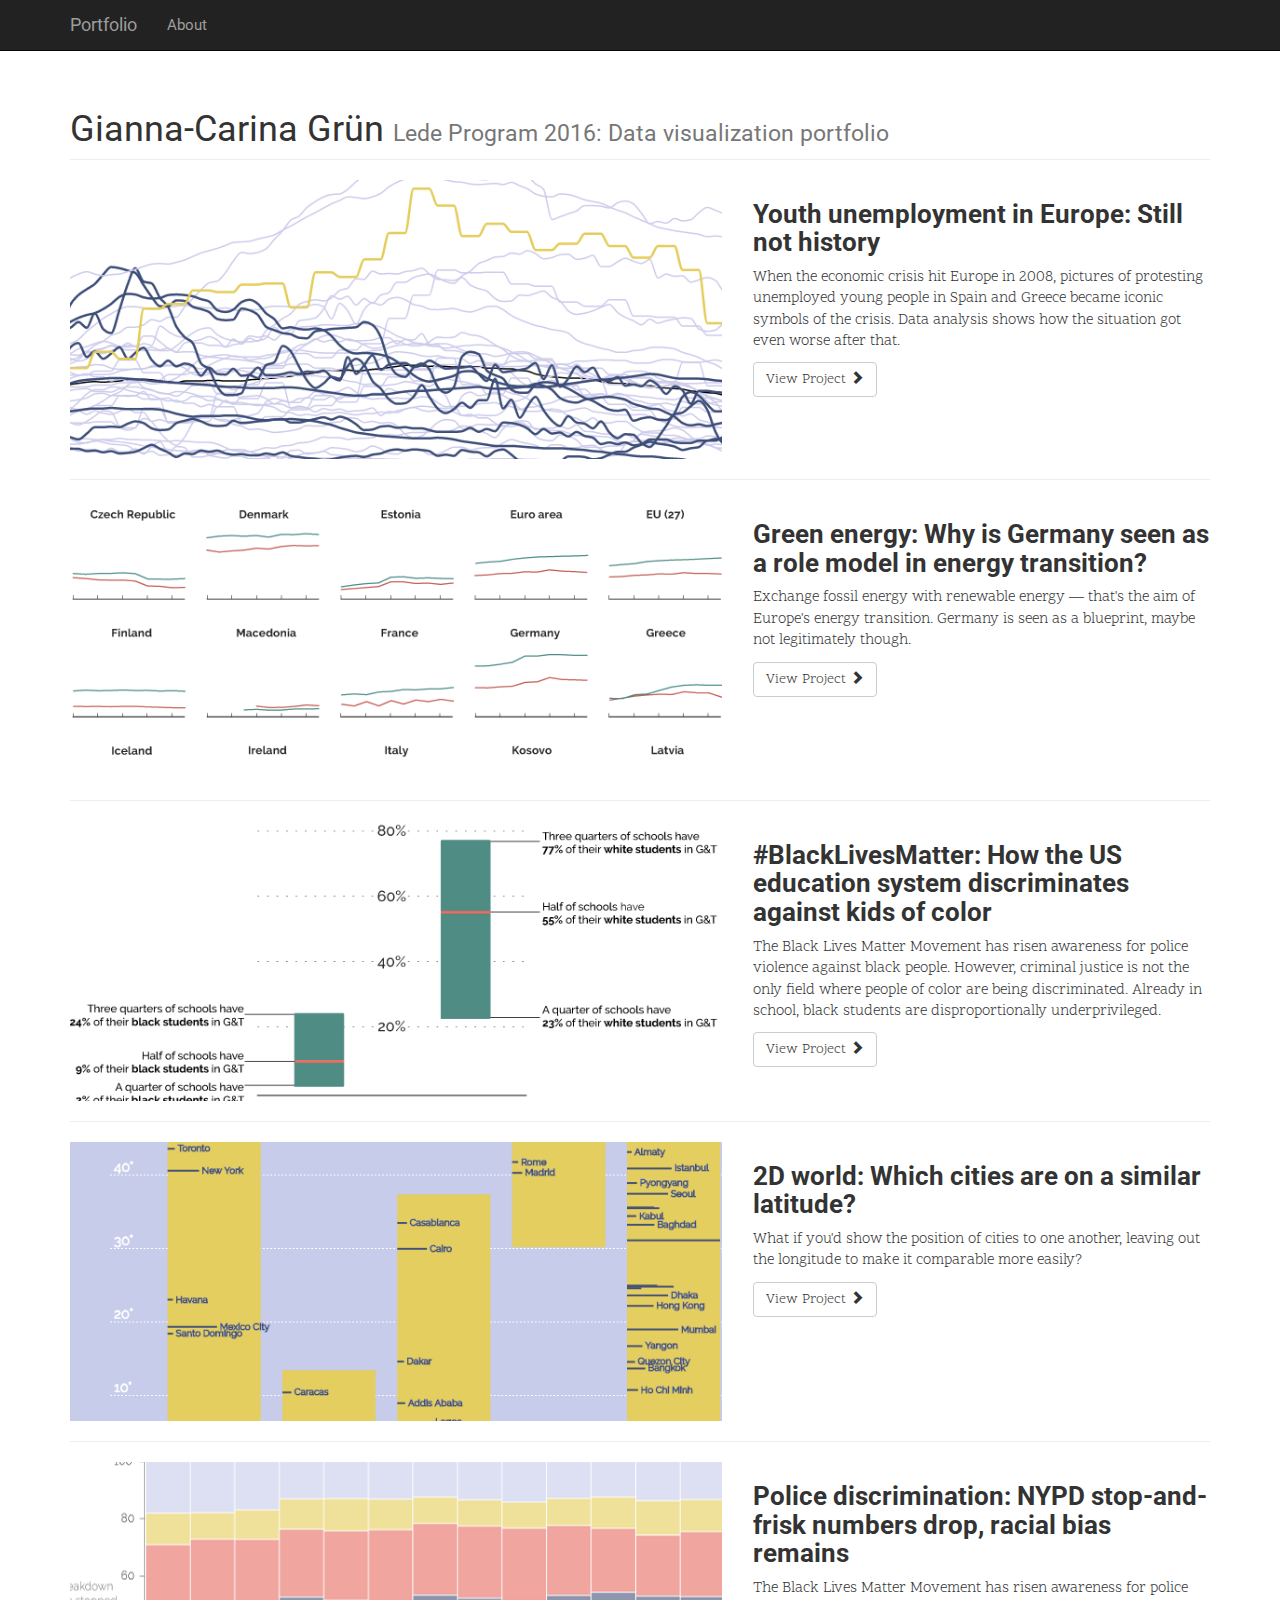
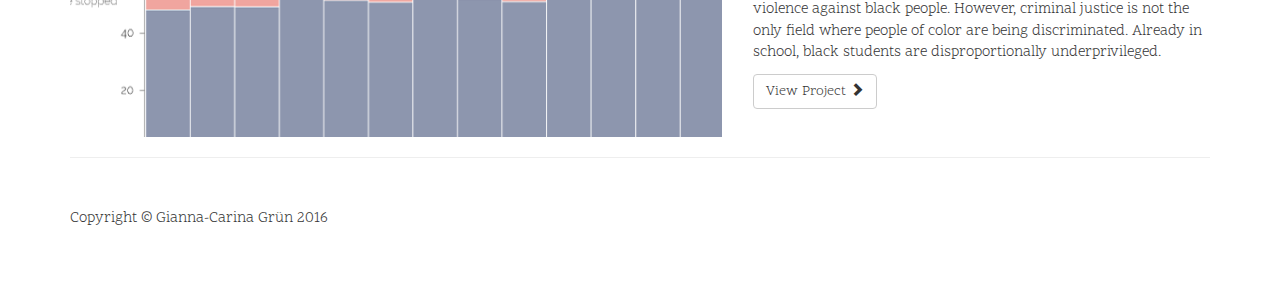
<file: index.html>
<!DOCTYPE html>
<html lang="en">

<head>

    <meta charset="utf-8">
    <meta http-equiv="X-UA-Compatible" content="IE=edge">
    <meta name="viewport" content="width=device-width, initial-scale=1">
    <meta name="description" content="">
    <meta name="author" content="">

    <title>Gianna-Carina Gruen: Lede Program 2016: Data visualization portfolio</title>

    <!-- Bootstrap Core CSS -->
    <link href="css/bootstrap.css" rel="stylesheet">

    <!-- Custom CSS -->
    <link href="css/1-col-portfolio.css" rel="stylesheet">

    <!-- HTML5 Shim and Respond.js IE8 support of HTML5 elements and media queries -->
    <!-- default: Respond.js doesn't work if you view the page via file:// -->
    <!--[if lt IE 9]>
        <script src="https://oss.maxcdn.com/libs/html5shiv/3.7.0/html5shiv.js"></script>
        <script src="https://oss.maxcdn.com/libs/respond.js/1.4.2/respond.min.js"></script>
    <![endif]-->

    <!-- Google Fonts -->
    <link href="https://fonts.googleapis.com/css?family=Roboto:400,500,700|Scope+One&amp;subset=latin-ext" rel="stylesheet">

</head>

<body>

    <!-- Navigation -->
    <nav class="navbar navbar-inverse navbar-fixed-top" role="navigation">
        <div class="container">
            <!-- Brand and toggle get grouped for better mobile display -->
            <div class="navbar-header">
                <button type="button" class="navbar-toggle" data-toggle="collapse" data-target="#bs-example-navbar-collapse-1">
                    <span class="sr-only">Toggle navigation</span>
                    <span class="icon-bar"></span>
                    <span class="icon-bar"></span>
                    <span class="icon-bar"></span>
                </button>
                <a class="navbar-brand" href="#">Portfolio</a>
            </div>
            <!-- Collect the nav links, forms, and other content for toggling -->
            <div class="collapse navbar-collapse" id="bs-example-navbar-collapse-1">
                <ul class="nav navbar-nav">
                    <li>
                        <a href="meta/about.html">About</a>
                    </li>
                </ul>
            </div>
            <!-- /.navbar-collapse -->
        </div>
        <!-- /.container -->
    </nav>

    <!-- Page Content -->
    <div class="container">

        <!-- Page Heading -->
        <div class="row">
            <div class="col-lg-12">
                <h1 class="page-header">Gianna-Carina Grün
                    <small> Lede Program 2016: Data visualization portfolio</small>
                </h1>
            </div>
        </div>
        <!-- /.row -->

                <!-- New Project -->
        <div class="row">
            <div class="col-md-7">
                <a href="project05_Youth_unemployment">
                    <img class="img-responsive" src="project05_Youth_unemployment/preview_05_700_300c.png" alt="">
                </a>
            </div>
            <div class="col-md-5">
                <h3>Youth unemployment in Europe: Still not history</h3>
                <p>When the economic crisis hit Europe in 2008, pictures of protesting unemployed young people in Spain and Greece became iconic symbols of the crisis. Data analysis shows how the situation got even worse after that.</p>
                <a class="btn btn-default" href="project05_Youth_unemployment">View Project <span class="glyphicon glyphicon-chevron-right"></span></a>
            </div>
        </div>
        <!-- /.row -->

        <hr>
        
        <!-- Project One -->
        <div class="row">
            <div class="col-md-7">
                <a href="project02_energy_transition">
                    <img class="img-responsive" src="project02_energy_transition/preview_02_700_300b.png" alt="">
                </a>
            </div>
            <div class="col-md-5">
                <h3>Green energy: Why is Germany seen as a role model in energy transition?</h3>
                <p>Exchange fossil energy with renewable energy — that's the aim of Europe's energy transition. Germany is seen as a blueprint, maybe not legitimately though.</p>
                <a class="btn btn-default" href="project02_energy_transition">View Project <span class="glyphicon glyphicon-chevron-right"></span></a>
            </div>
        </div>
        <!-- /.row -->

        <hr>

        <!-- Project Two -->
        <div class="row">
            <div class="col-md-7">
                <a href="project03_BLM">
                    <img class="img-responsive" src="project03_BLM/preview_03_700_300.png" alt="">
                </a>
            </div>
            <div class="col-md-5">
                <h3>#BlackLivesMatter: How the US education system discriminates against kids of color</h3>
                <p>The Black Lives Matter Movement has risen awareness for police violence against black people. However, criminal justice is not the only field where people of color are being discriminated. Already in school, black students are disproportionally underprivileged.</p>
                <a class="btn btn-default" href="project03_BLM">View Project <span class="glyphicon glyphicon-chevron-right"></span></a>
            </div>
        </div>
        <!-- /.row -->

        <hr>

        <!-- Project Three -->
        <div class="row">
            <div class="col-md-7">
                <a href="project04_2Dworld">
                    <img class="img-responsive" src="project04_2Dworld/preview_700_300.png" alt="">
                </a>
            </div>
            <div class="col-md-5">
                <h3>2D world: Which cities are on a similar latitude?</h3>
                <p>What if you'd show the position of cities to one another, leaving out the longitude to make it comparable more easily?</p>
                <a class="btn btn-default" href="project04_2Dworld">View Project <span class="glyphicon glyphicon-chevron-right"></span></a>
            </div>
        </div>
        <!-- /.row -->
        <hr>

        <!-- Project Four -->
        <div class="row">

            <div class="col-md-7">
                <a href="project01_NYPD">
                    <img class="img-responsive" src="project01_NYPD/preview_01_700_300a.png" alt="">
                </a>
            </div>
            <div class="col-md-5">
                <h3>Police discrimination: NYPD stop-and-frisk numbers drop, racial bias remains</h3>
                <p>The Black Lives Matter Movement has risen awareness for police violence against black people. However, criminal justice is not the only field where people of color are being discriminated. Already in school, black students are disproportionally underprivileged.</p>
                <a class="btn btn-default" href="project01_NYPD">View Project <span class="glyphicon glyphicon-chevron-right"></span></a>
            </div>
        </div>
        <!-- /.row -->


        <!-- Pagination -->
        <!-- <div class="row text-center">
            <div class="col-lg-12">
                <ul class="pagination">
                    <li>
                        <a href="#">&laquo;</a>
                    </li>
                    <li class="active">
                        <a href="#">1</a>
                    </li>
                    <li>
                        <a href="#">2</a>
                    </li>
                    <li>
                        <a href="#">3</a>
                    </li>
                    <li>
                        <a href="#">4</a>
                    </li>
                    <li>
                        <a href="#">5</a>
                    </li>
                    <li>
                        <a href="#">&raquo;</a>
                    </li>
                </ul>
            </div>
        </div> -->
        <!-- /.row -->

        <hr>

        <!-- Footer -->
        <footer>
            <div class="row">
                <div class="col-lg-12">
                    <p>Copyright &copy; Gianna-Carina Grün 2016</p>
                </div>
            </div>
            <!-- /.row -->
        </footer>

    </div>
    <!-- /.container -->

    <!-- jQuery -->
    <script src="js/jquery.js"></script>

    <!-- Bootstrap Core JavaScript -->
    <script src="js/bootstrap.min.js"></script>

</body>

</html>
</file>
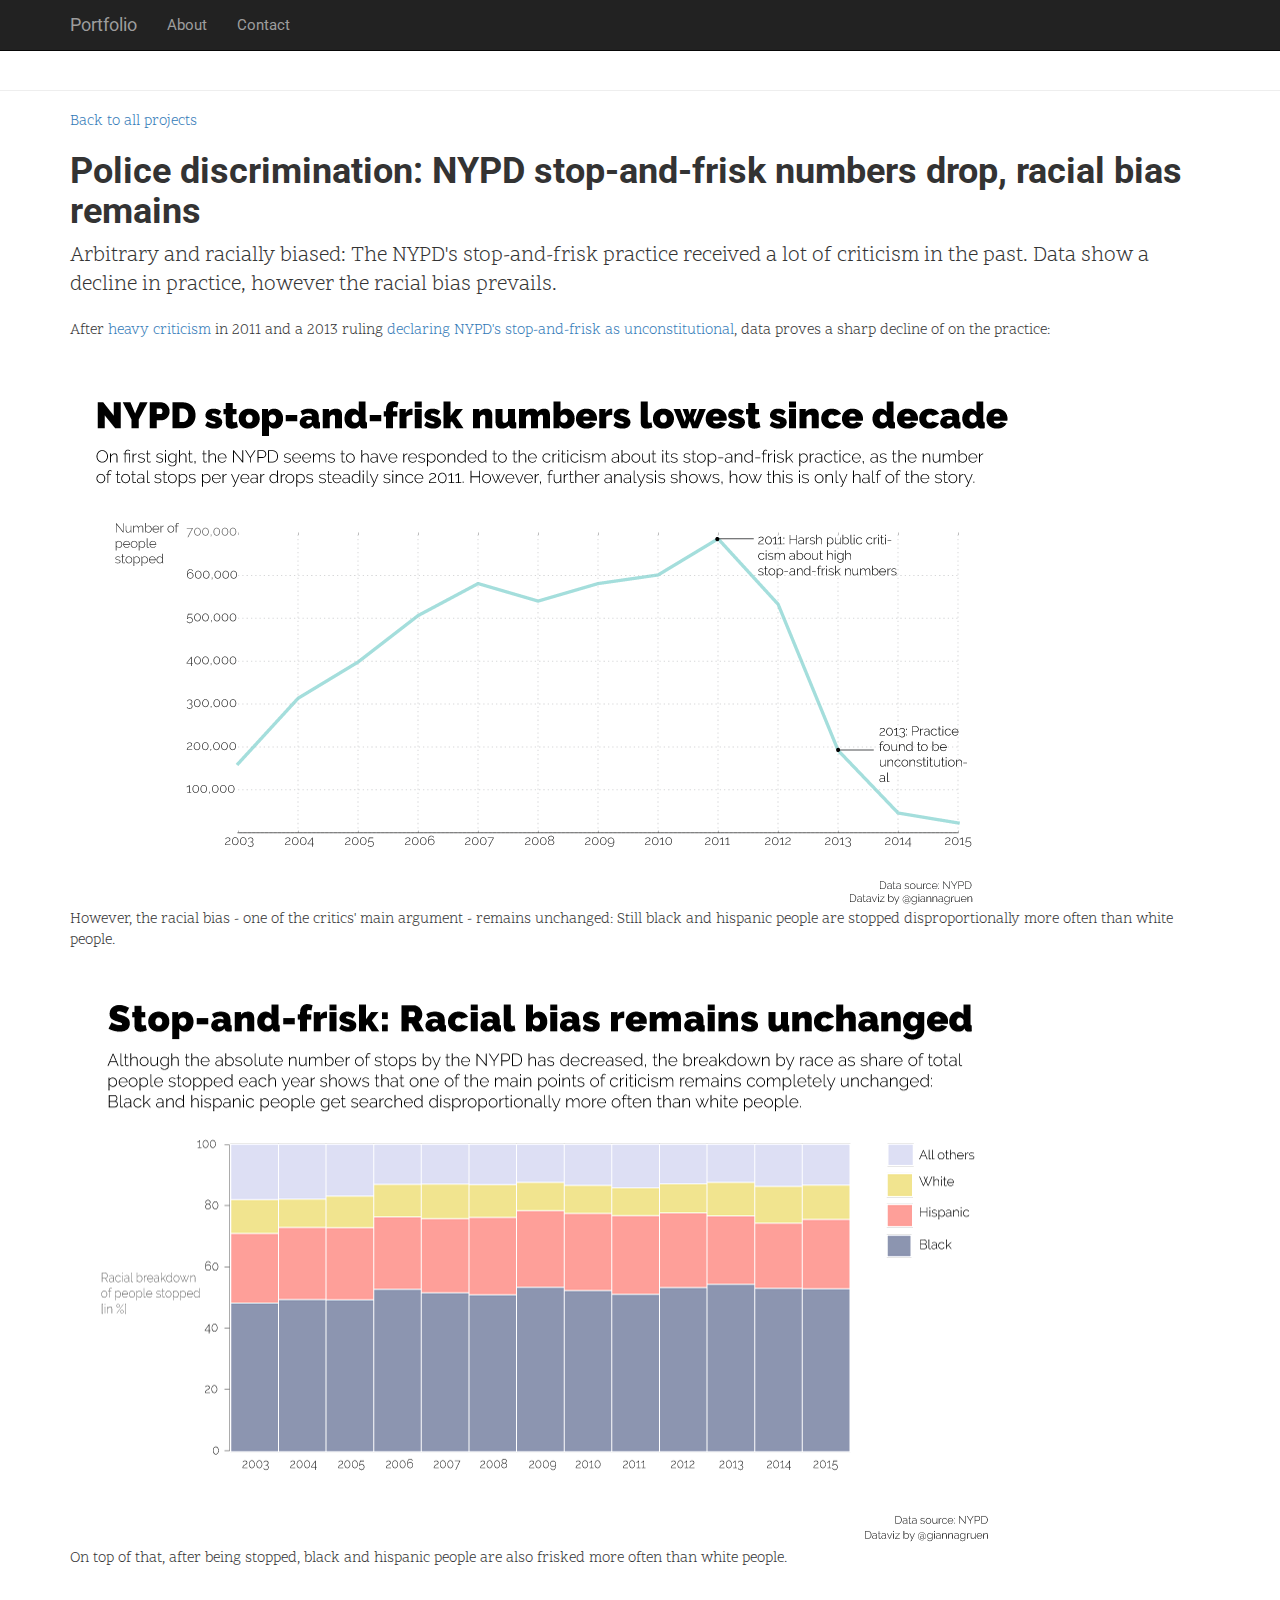
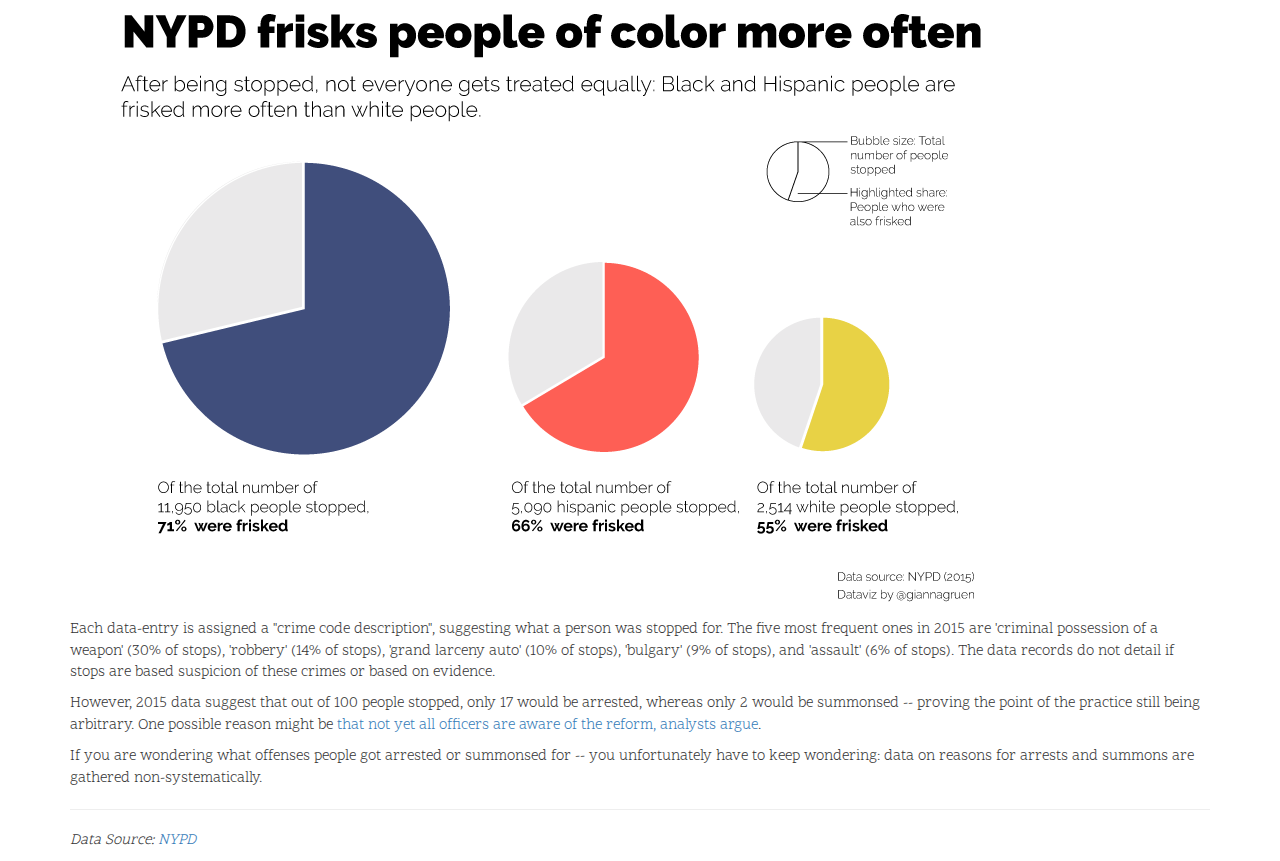
<file: project01_NYPD/index.html>
<!doctype html>
<html lang="en">

<head>

    <meta charset="utf-8">
    <meta http-equiv="X-UA-Compatible" content="IE=edge">
    <meta name="viewport" content="width=device-width, initial-scale=1">
    <meta name="description" content="">
    <meta name="author" content="">

    <title>Gianna-Carina Gruen: Data visualization portfolio</title>

    <!-- Bootstrap Core CSS -->
    <link href="../css/bootstrap.css" rel="stylesheet">

    <!-- Custom CSS -->
    <link href="../css/1-col-portfolio.css" rel="stylesheet">

    <!-- HTML5 Shim and Respond.js IE8 support of HTML5 elements and media queries -->
    <!-- default: Respond.js doesn't work if you view the page via file:// -->
    <!--[if lt IE 9]>
        <script src="https://oss.maxcdn.com/libs/html5shiv/3.7.0/html5shiv.js"></script>
        <script src="https://oss.maxcdn.com/libs/respond.js/1.4.2/respond.min.js"></script>
    <![endif]-->

    <!-- Google Fonts -->
    <link href="https://fonts.googleapis.com/css?family=Roboto:400,500,700|Scope+One&amp;subset=latin-ext" rel="stylesheet">

</head>

<body>

    <!-- Navigation -->
    <nav class="navbar navbar-inverse navbar-fixed-top" role="navigation">
        <div class="container">
            <!-- Brand and toggle get grouped for better mobile display -->
            <div class="navbar-header">
                <button type="button" class="navbar-toggle" data-toggle="collapse" data-target="#bs-example-navbar-collapse-1">
                    <span class="sr-only">Toggle navigation</span>
                    <span class="icon-bar"></span>
                    <span class="icon-bar"></span>
                    <span class="icon-bar"></span>
                </button>
                <a class="navbar-brand" href="../">Portfolio</a>
            </div>
            <!-- Collect the nav links, forms, and other content for toggling -->
            <div class="collapse navbar-collapse" id="bs-example-navbar-collapse-1">
                <ul class="nav navbar-nav">
                    <li>
                        <a href="../meta/about.html">About</a>
                    </li>
                    <li>
                        <a href="../meta/contact.html">Contact</a>
                    </li>
                </ul>
            </div>
            <!-- /.navbar-collapse -->
        </div>
        <!-- /.container -->
    </nav>

    <hr>

  <div class="container">
    <p> <a href="..">Back to all projects</a></p>

    <h1>Police discrimination: NYPD stop-and-frisk numbers drop, racial bias remains</h1>

    <p class="lead">Arbitrary and racially biased: The NYPD's stop-and-frisk practice received a lot of criticism in the past. Data show a decline in practice, however the racial bias prevails.</i></p>

    <p>After <a href="http://www.nyclu.org/issues/racial-justice/stop-and-frisk-practices">heavy criticism</a> in 2011 and a 2013 ruling <a href="http://www.nytimes.com/2013/08/13/nyregion/stop-and-frisk-practice-violated-rights-judge-rules.html?_r=0">declaring NYPD's stop-and-frisk as unconstitutional</a>, data proves a sharp decline of on the practice:</p>

    <img src="NYPD_timeseries_960_557.png" alt="Timeseries of NYPD stopping people" style="width:960px;height:557px;">

    <p>However, the racial bias - one of the critics' main argument - remains unchanged: Still black and hispanic people are stopped disproportionally more often than white people.</p>

    <img src="NYPD_racial_breakdown_PNG_960_586.png" alt="Racial breakdown of people stopped by the NYPD", style="width:960px;height:586px;">

    <p>On top of that, after being stopped, black and hispanic people are also frisked more often than white people.</p>

    <img src="NYPD_frisked_960_640.png" alt="Share of people who are frisked out of those who are stopped" style="width:960px;height:640px;">

    <p>Each data-entry is assigned a "crime code description", suggesting what a person was stopped for. The five most frequent ones in 2015 are 'criminal possession of a weapon' (30% of stops), 'robbery' (14% of stops), 'grand larceny auto' (10% of stops), 'bulgary' (9% of stops), and 'assault' (6% of stops). The data records do not detail if stops are based suspicion of these crimes or based on evidence.</p>

    <p>However, 2015 data suggest that out of 100 people stopped, only 17 would be arrested, whereas only 2 would be summonsed -- proving the point of the practice still being arbitrary. One possible reason might be <a href="http://www.nydailynews.com/new-york/stop-and-frisk-continues-cops-don-reforms-article-1.2533429">that not yet all officers are aware of the reform, analysts argue</a>.</p>

    <p>If you are wondering what offenses people got arrested or summonsed for -- you unfortunately have to keep wondering: data on reasons for arrests and summons are  gathered non-systematically.</p>

    <hr>

    <p><i>Data Source: <a href="http://www.nyc.gov/html/nypd/html/analysis_and_planning/stop_question_and_frisk_report.shtml">NYPD</a></i></p>
  </div>
</body>
</html>
</file>
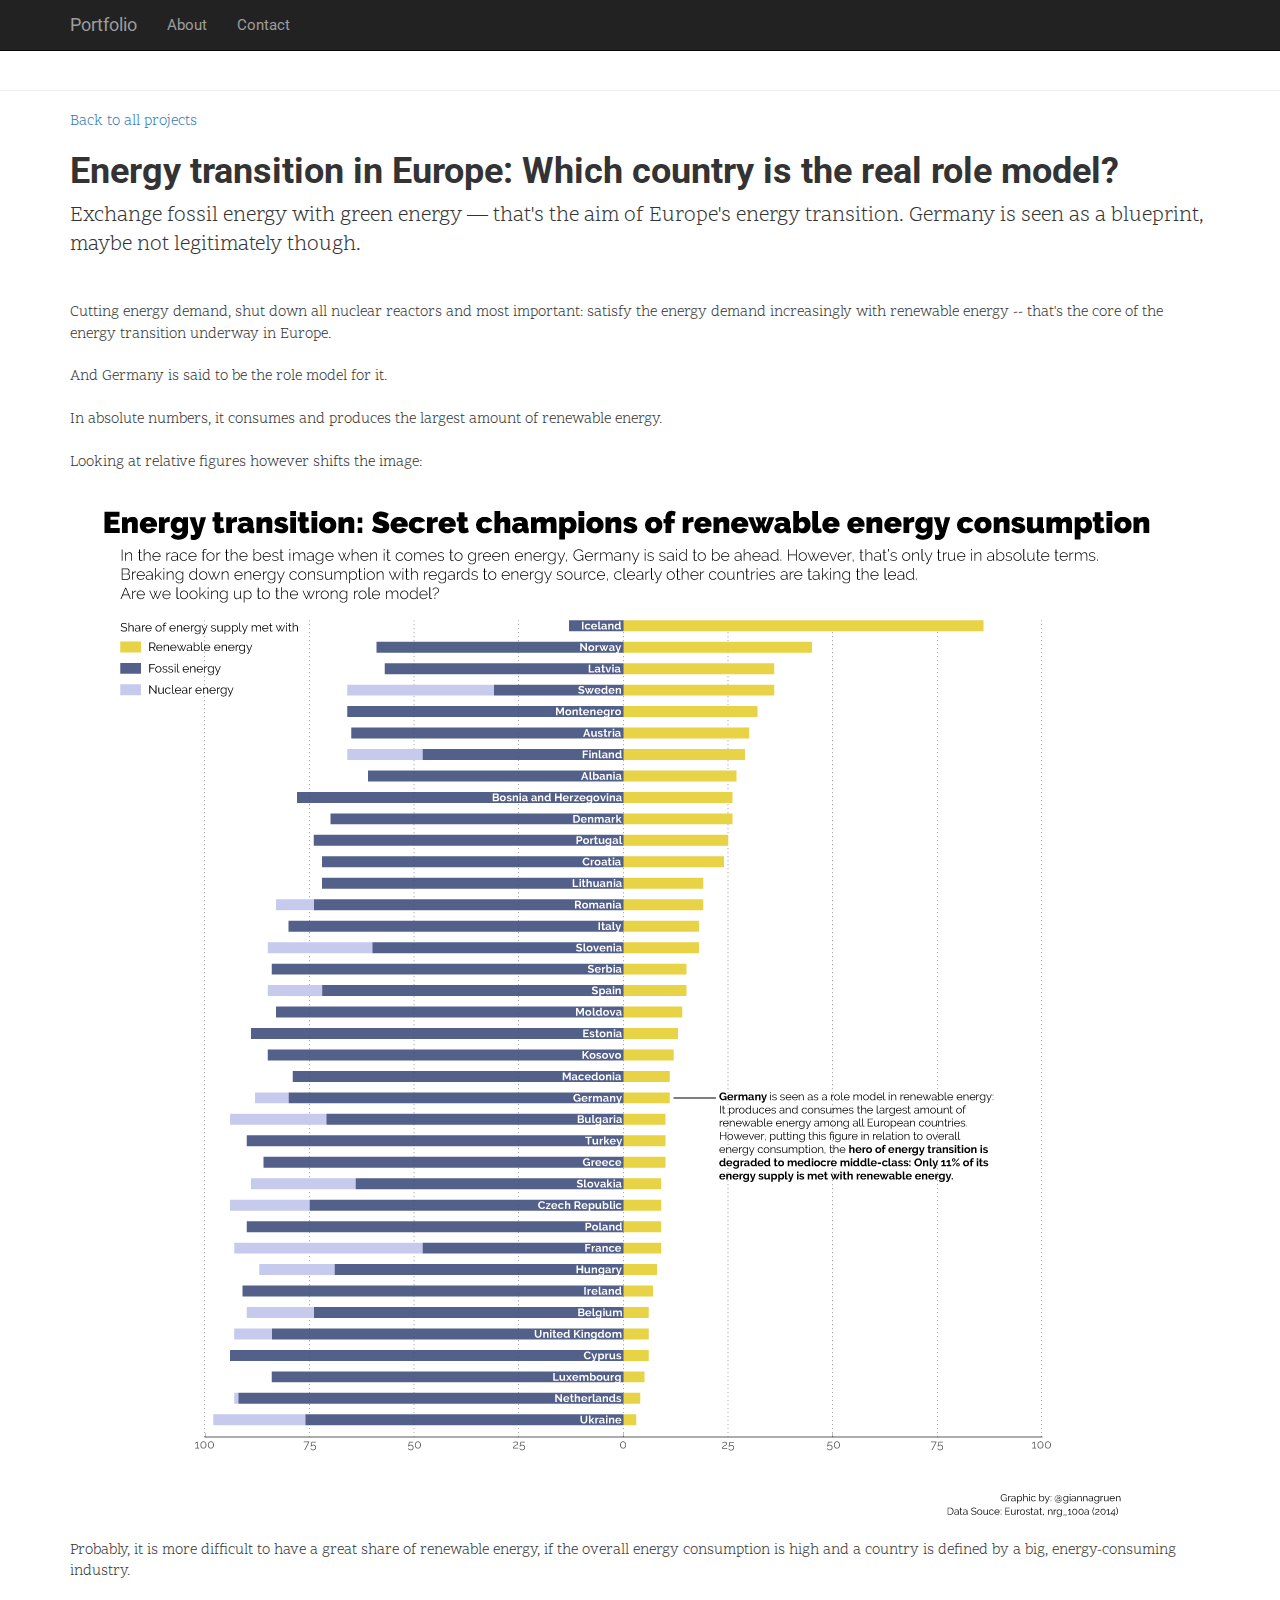
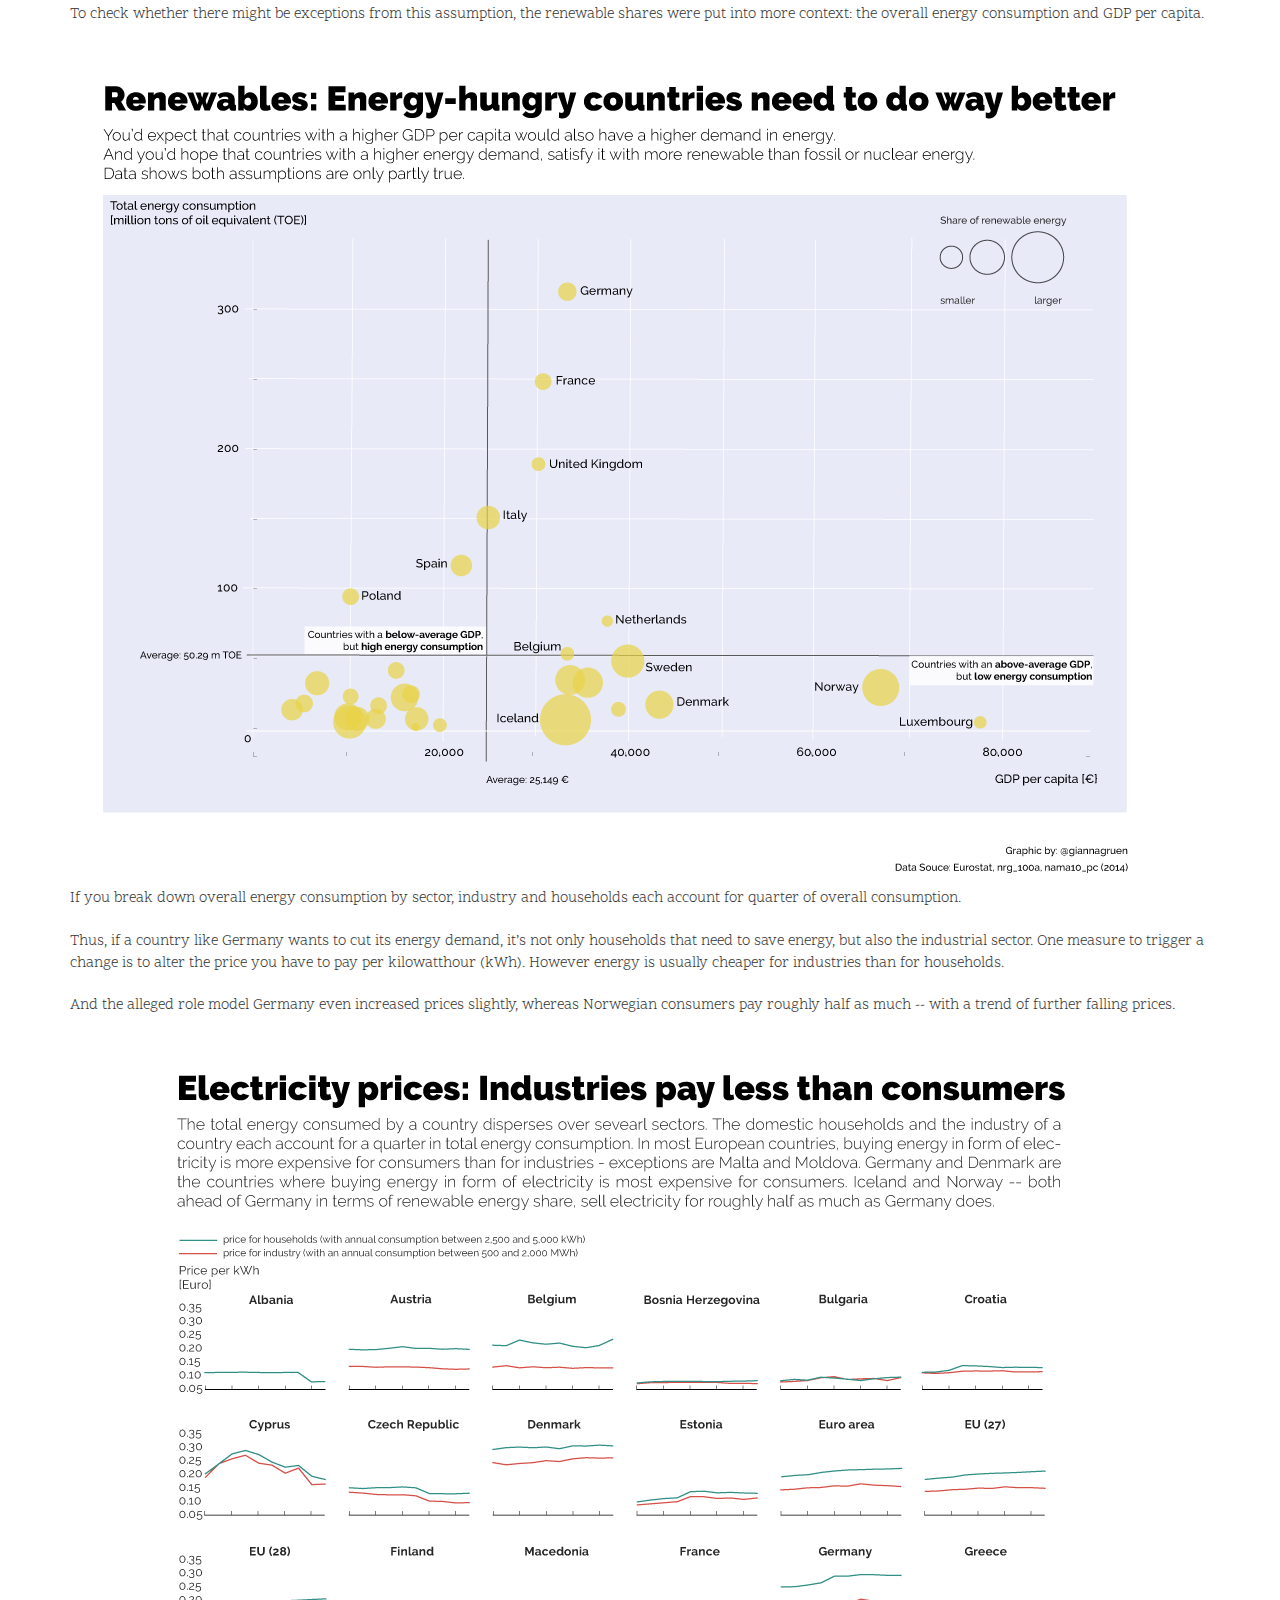
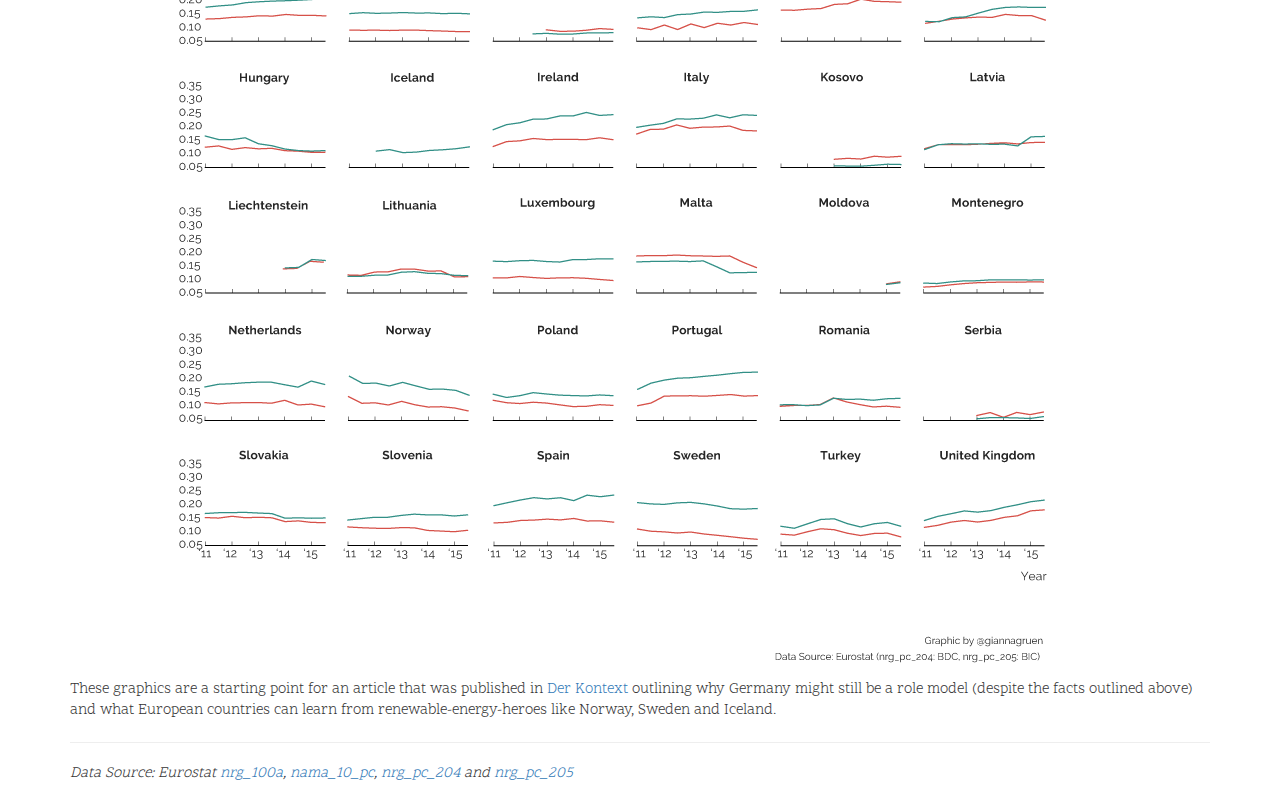
<file: project02_energy_transition/index.html>
<!DOCTYPE html>
<html lang="en">

<head>

    <meta charset="utf-8">
    <meta http-equiv="X-UA-Compatible" content="IE=edge">
    <meta name="viewport" content="width=device-width, initial-scale=1">
    <meta name="description" content="">
    <meta name="author" content="">

    <title>Gianna-Carina Gruen: Data visualization portfolio</title>

    <!-- Bootstrap Core CSS -->
    <link href="../css/bootstrap.css" rel="stylesheet">

    <!-- Custom CSS -->
    <link href="../css/1-col-portfolio.css" rel="stylesheet">

    <!-- HTML5 Shim and Respond.js IE8 support of HTML5 elements and media queries -->
    <!-- default: Respond.js doesn't work if you view the page via file:// -->
    <!--[if lt IE 9]>
        <script src="https://oss.maxcdn.com/libs/html5shiv/3.7.0/html5shiv.js"></script>
        <script src="https://oss.maxcdn.com/libs/respond.js/1.4.2/respond.min.js"></script>
    <![endif]-->

    <!-- Google Fonts -->
    <link href="https://fonts.googleapis.com/css?family=Roboto:400,500,700|Scope+One&amp;subset=latin-ext" rel="stylesheet">

</head>

<body>

    <!-- Navigation -->
    <nav class="navbar navbar-inverse navbar-fixed-top" role="navigation">
        <div class="container">
            <!-- Brand and toggle get grouped for better mobile display -->
            <div class="navbar-header">
                <button type="button" class="navbar-toggle" data-toggle="collapse" data-target="#bs-example-navbar-collapse-1">
                    <span class="sr-only">Toggle navigation</span>
                    <span class="icon-bar"></span>
                    <span class="icon-bar"></span>
                    <span class="icon-bar"></span>
                </button>
                <a class="navbar-brand" href="../">Portfolio</a>
            </div>
            <!-- Collect the nav links, forms, and other content for toggling -->
            <div class="collapse navbar-collapse" id="bs-example-navbar-collapse-1">
                <ul class="nav navbar-nav">
                    <li>
                        <a href="../meta/about.html">About</a>
                    </li>
                    <li>
                        <a href="../meta/contact.html">Contact</a>
                    </li>
                </ul>
            </div>
            <!-- /.navbar-collapse -->
        </div>
        <!-- /.container -->
    </nav>

    <hr>

<div class="container">

    <p> <a href="..">Back to all projects</a></p>

    <h1>Energy transition in Europe: Which country is the real role model?</h1>

    <p class="lead"> Exchange fossil energy with green energy — that's the aim of Europe's energy transition. Germany is seen as a blueprint, maybe not legitimately though.</i></p>

    <p><br>Cutting energy demand, shut down all nuclear reactors and most important: satisfy the energy demand increasingly with renewable energy -- that's the core of the energy transition underway in Europe.</br>

    <br>And Germany is said to be the role model for it.</br>

    <br>In absolute numbers, it consumes and produces the largest amount of renewable energy.</br>

    <br>Looking at relative figures however shifts the image:</br></p>

    <img src="energy_renewablevsother_1104_1056.png" alt="Renewable vs non renewable energy consumption by country" style="width:1104px;height:1056px;">

    <p>Probably, it is more difficult to have a great share of renewable energy, if the overall energy consumption is high and a country is defined by a big, energy-consuming industry.</br>

    <br>To check whether there might be exceptions from this assumption, the renewable shares were put into more context: the overall energy consumption and GDP per capita.</p>

    <img src="energy_scatter_1086_853.png" alt="Renewable energy consumption in relation to GDP" style="width:1086px;height:853px;">

    <p>If you break down overall energy consumption by sector, industry and households each account for quarter of overall consumption.</br>

    <br>Thus, if a country like Germany wants to cut its energy demand, it’s not only households that need to save energy, but also the industrial sector. One measure to trigger a change is to alter the price you have to pay per kilowatthour (kWh). However energy is usually cheaper for industries than for households.<br>

    <br>And the alleged role model Germany even increased prices slightly, whereas Norwegian consumers pay roughly half as much -- with a trend of further falling prices.</p>

    <img src="energy-multiples-prices-merged_1131_1252.png" alt="Energy prices for households and industry by country" style="width:1131px;height:1252px;">

    <br>These graphics are a starting point for an article that was published in <a href="https://www.derkontext.com/thema/energiewende/article/60">Der Kontext</a> outlining why Germany might still be a role model (despite the facts outlined above) and what European countries can learn from renewable-energy-heroes like Norway, Sweden and Iceland.
<hr>
    <p><i>Data Source: Eurostat <a href="http://appsso.eurostat.ec.europa.eu/nui/show.do?dataset=nrg_100a&lang=en">nrg_100a</a>, <a href="http://appsso.eurostat.ec.europa.eu/nui/show.do?dataset=nama_10_pc&lang=en">nama_10_pc</a>, <a href="http://appsso.eurostat.ec.europa.eu/nui/show.do?dataset=nrg_pc_204&lang=en">nrg_pc_204</a> and <a href="http://appsso.eurostat.ec.europa.eu/nui/show.do?dataset=nrg_pc_205&lang=en">nrg_pc_205</a></i></p>
</div>
</body>
</html>
</file>
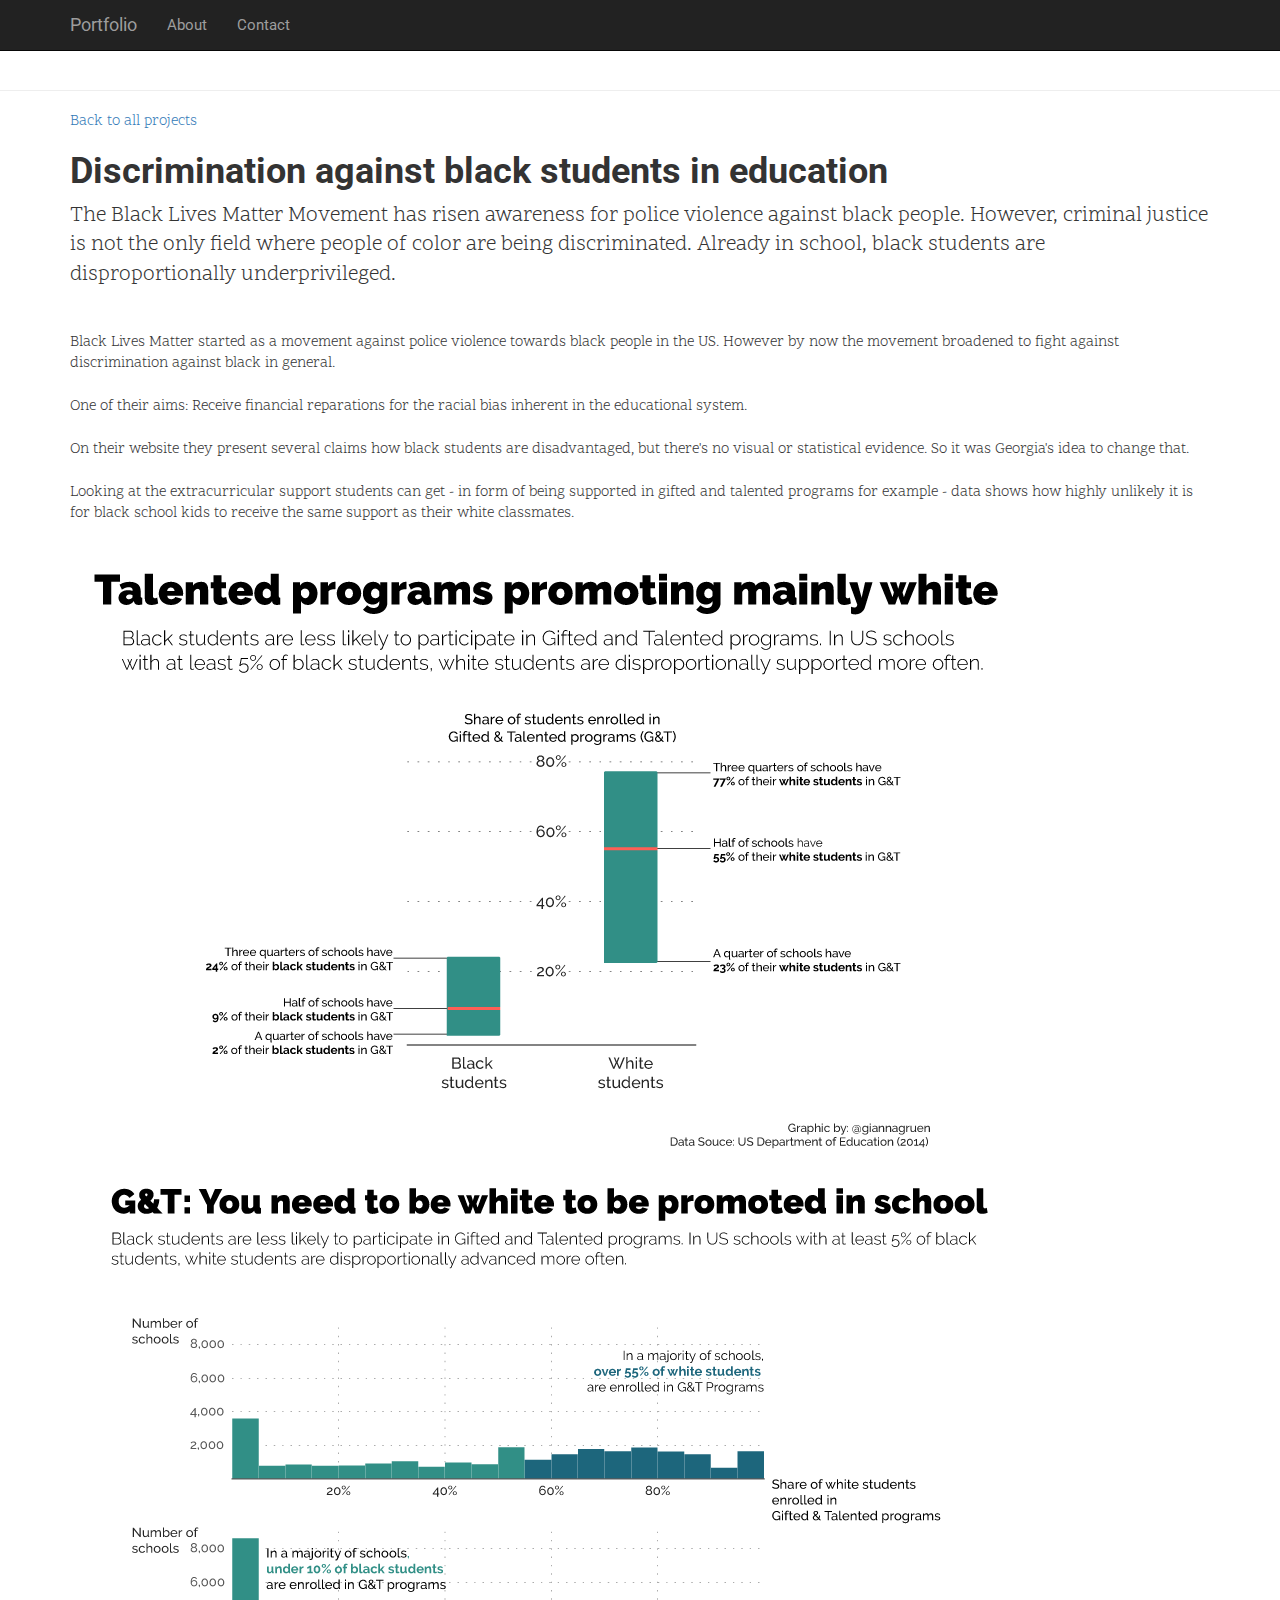
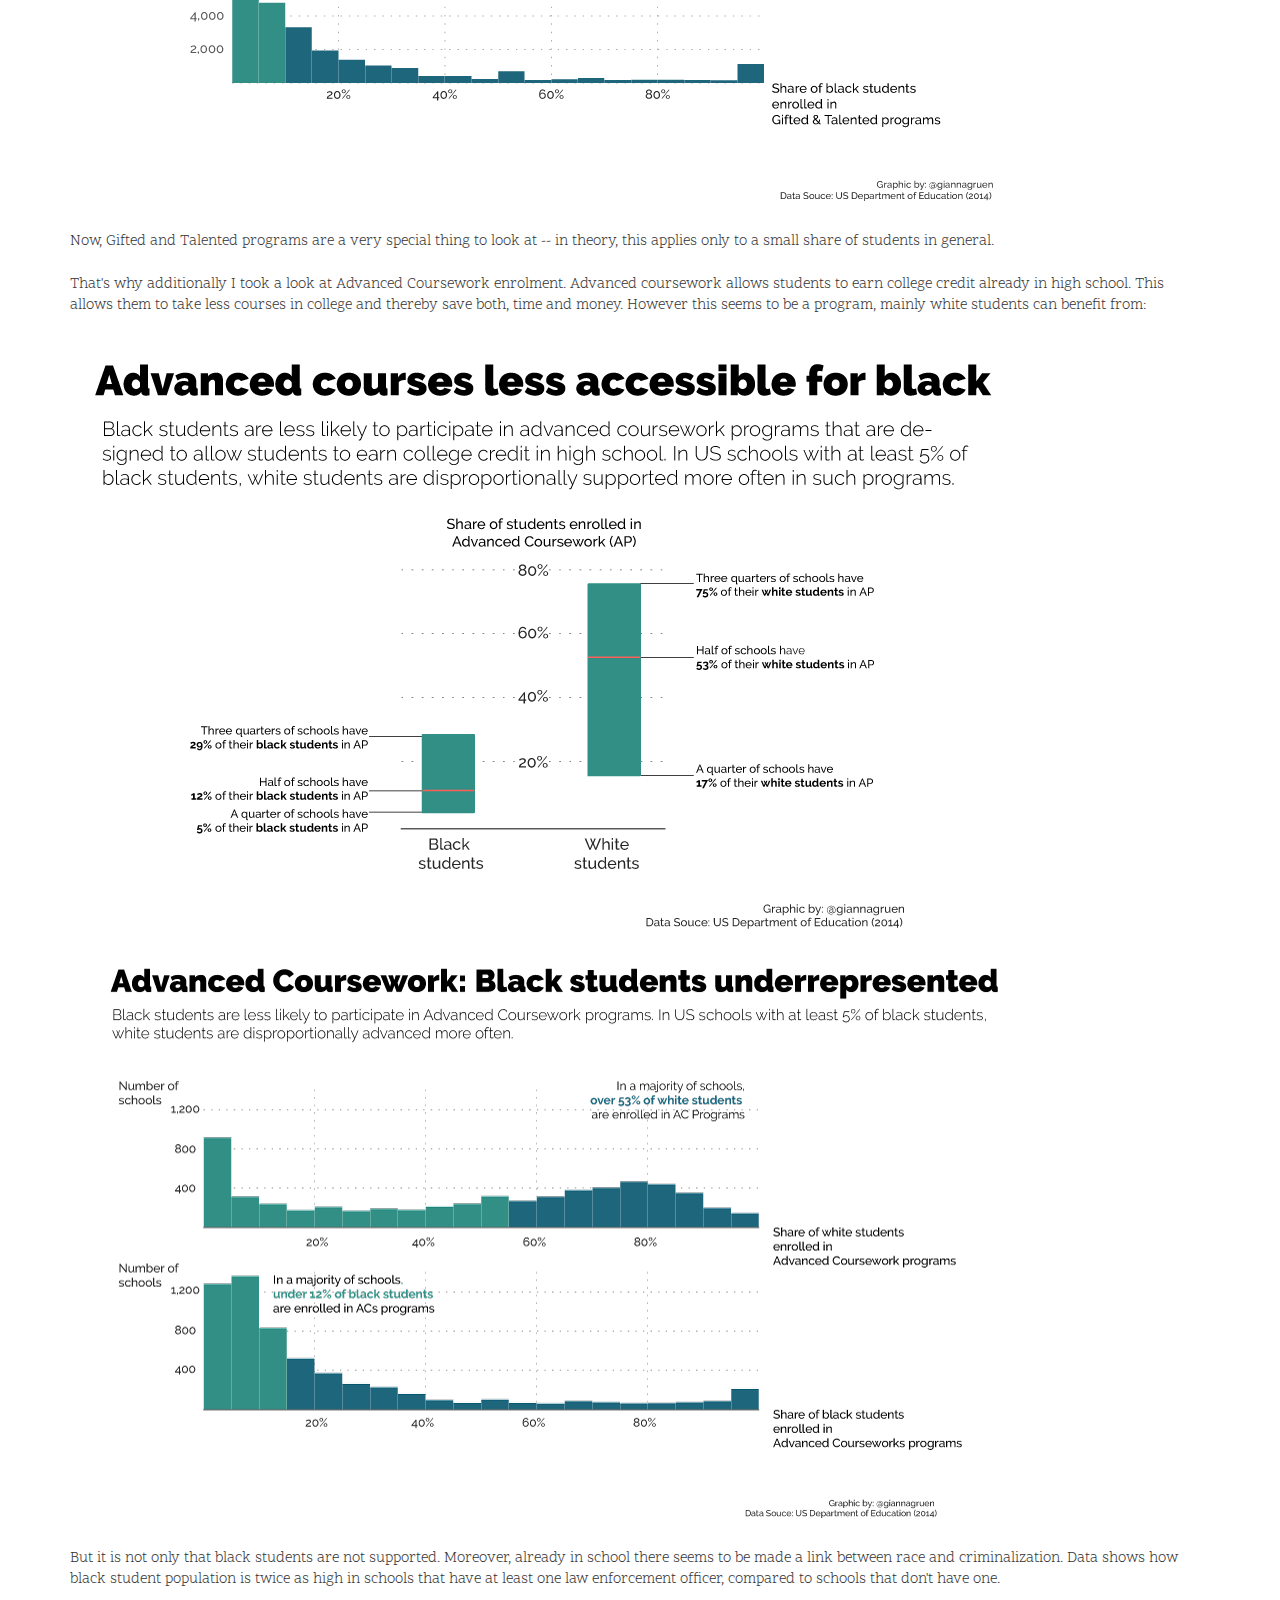
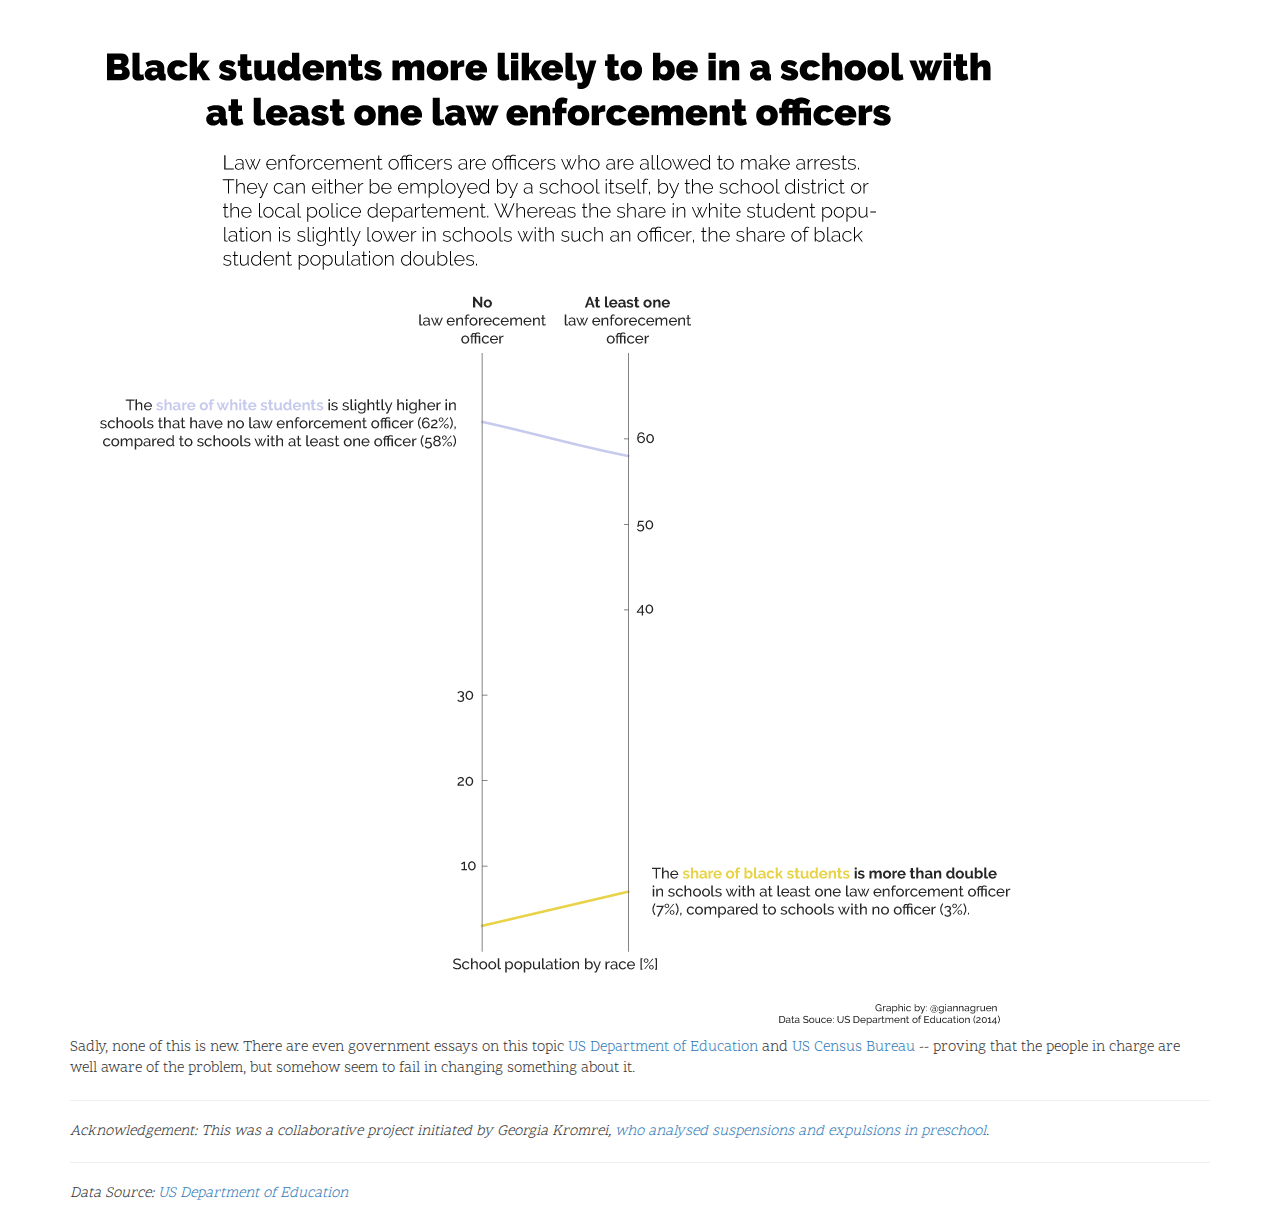
<file: project03_BLM/index.html>
<html lang="en">

<head>

    <meta charset="utf-8">
    <meta http-equiv="X-UA-Compatible" content="IE=edge">
    <meta name="viewport" content="width=device-width, initial-scale=1">
    <meta name="description" content="">
    <meta name="author" content="">

    <title>Gianna-Carina Gruen: Data visualization portfolio</title>

    <!-- Bootstrap Core CSS -->
    <link href="../css/bootstrap.css" rel="stylesheet">

    <!-- Custom CSS -->
    <link href="../css/1-col-portfolio.css" rel="stylesheet">

    <!-- HTML5 Shim and Respond.js IE8 support of HTML5 elements and media queries -->
    <!-- default: Respond.js doesn't work if you view the page via file:// -->
    <!--[if lt IE 9]>
        <script src="https://oss.maxcdn.com/libs/html5shiv/3.7.0/html5shiv.js"></script>
        <script src="https://oss.maxcdn.com/libs/respond.js/1.4.2/respond.min.js"></script>
    <![endif]-->

    <!-- Google Fonts -->
    <link href="https://fonts.googleapis.com/css?family=Roboto:400,500,700|Scope+One&amp;subset=latin-ext" rel="stylesheet">

</head>

<body>

    <!-- Navigation -->
    <nav class="navbar navbar-inverse navbar-fixed-top" role="navigation">
        <div class="container">
            <!-- Brand and toggle get grouped for better mobile display -->
            <div class="navbar-header">
                <button type="button" class="navbar-toggle" data-toggle="collapse" data-target="#bs-example-navbar-collapse-1">
                    <span class="sr-only">Toggle navigation</span>
                    <span class="icon-bar"></span>
                    <span class="icon-bar"></span>
                    <span class="icon-bar"></span>
                </button>
                <a class="navbar-brand" href="../">Portfolio</a>
            </div>
            <!-- Collect the nav links, forms, and other content for toggling -->
            <div class="collapse navbar-collapse" id="bs-example-navbar-collapse-1">
                <ul class="nav navbar-nav">
                    <li>
                        <a href="../meta/about.html">About</a>
                    </li>
                    <li>
                        <a href="../meta/contact.html">Contact</a>
                    </li>
                </ul>
            </div>
            <!-- /.navbar-collapse -->
        </div>
        <!-- /.container -->
    </nav>

    <hr>

<div class="container">
    <p> <a href="..">Back to all projects</a></p>

    <h1>Discrimination against black students in education</h1>

    <p class="lead">The Black Lives Matter Movement has risen awareness for police violence against black people. However, criminal justice is not the only field where people of color are being discriminated. Already in school, black students are disproportionally underprivileged.</i></p>

    <p><br>Black Lives Matter started as a movement against police violence towards black people in the US. However by now the movement broadened to fight against discrimination against black in general.</br>

    <br>One of their aims: Receive financial reparations for the racial bias inherent in the educational system.</br>

    <br>On their website they present several claims how black students are disadvantaged, but there's no visual or statistical evidence. So it was Georgia's idea to change that.</br>

    <br>Looking at the extracurricular support students can get - in form of being supported in gifted and talented programs for example - data shows how highly unlikely it is for black school kids to receive the same support as their white classmates.</br></p>

    <img src="boxplot_gifted_talented_960_624.png" alt="Access to Gifted and Talented Programs for white and black students" style="width:960px;height:624px;">
    <img src="gt-histogram_960_651.png" alt="Distribution of white vs black students in gifted and talented programs" style="width:960px;height:651px;">

    <p><br>Now, Gifted and Talented programs are a very special thing to look at -- in theory, this applies only to a small share of students in general.</br>

    <br>That's why additionally I took a look at Advanced Coursework enrolment. Advanced coursework allows students to earn college credit already in high school. This allows them to take less courses in college and thereby save both, time and money. However this seems to be a program, mainly white students can benefit from:</br></p>

    <img src="boxplot_advanced_coursework_960_609.png" alt="Access to advanced programs for white and black students" style="width:960px;height:609px;">
    <img src="ac-histogram_960_591.png" alt="Advanced Coursework access for people of color" style="width:960px;height:591px;">

    <p><br>But it is not only that black students are not supported. Moreover, already in school there seems to be made a link between race and criminalization. Data shows how black student population is twice as high in schools that have at least one law enforcement officer, compared to schools that don't have one.</br></p>

    <img src="lawofficers_960_1036.png" alt="Presence of a law enforcement officer" style="width:960px;height:1036px;">

    <p>Sadly, none of this is new. There are even government essays on this topic <a href="https://nces.ed.gov/fastfacts/display.asp?id=72">US Department of Education</a> and <a href="https://www.census.gov/content/dam/Census/library/publications/2016/demo/p20-578.pdf">US Census Bureau</a> -- proving that the people in charge are well aware of the problem, but somehow seem to fail in changing something about it.</p>

<hr>

    <p><i>Acknowledgement: This was a collaborative project initiated by Georgia Kromrei, <a href="https://github.com/kromreig/BLM-Visual-Companion/blob/master/STORY.md">who analysed suspensions and expulsions in preschool</a></i>.</p>

<hr>

    <p><i>Data Source: <a href="http://www2.ed.gov/about/offices/list/ocr/docs/crdc-2013-14.html">US Department of Education</a></i></p>

  </div>
  </body>
</html>
</file>
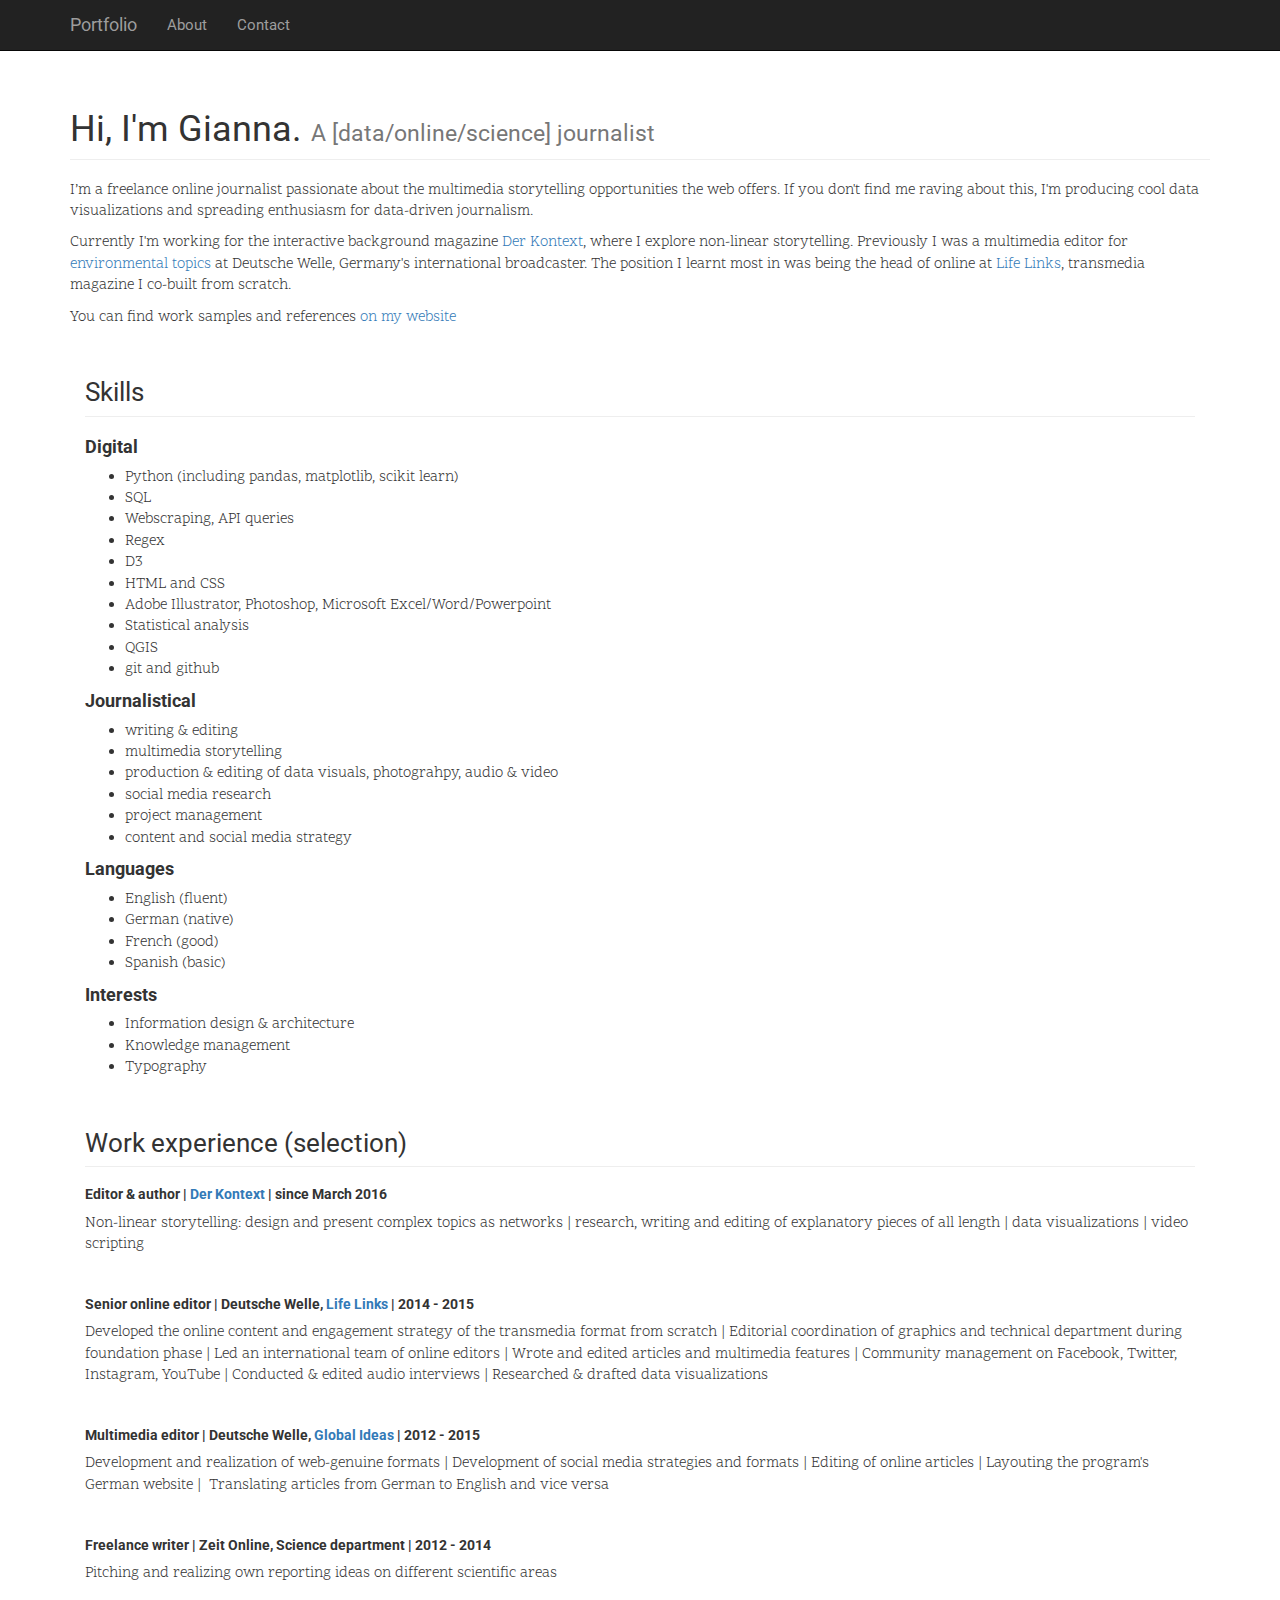
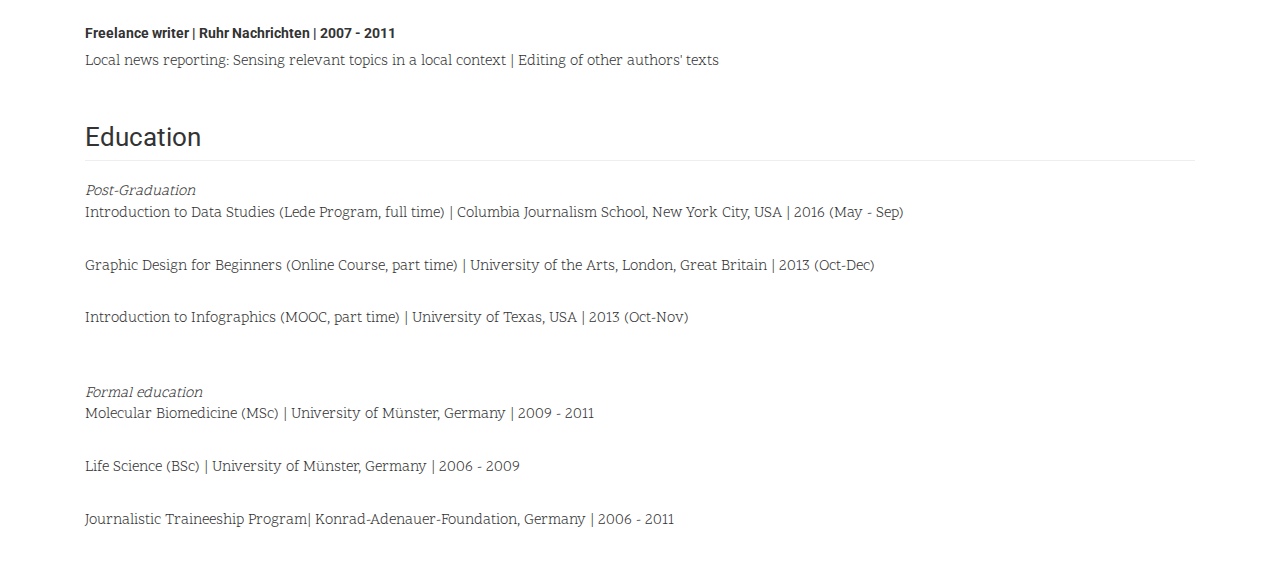
<file: meta/about.html>
<!DOCTYPE html>
<html lang="en">

<head>

    <meta charset="utf-8">
    <meta http-equiv="X-UA-Compatible" content="IE=edge">
    <meta name="viewport" content="width=device-width, initial-scale=1">
    <meta name="description" content="">
    <meta name="author" content="">

    <title>Gianna-Carina Gruen: Data visualization portfolio</title>

    <!-- Bootstrap Core CSS -->
    <link href="../css/bootstrap.css" rel="stylesheet">

    <!-- Custom CSS -->
    <link href="../css/1-col-portfolio.css" rel="stylesheet">

    <!-- HTML5 Shim and Respond.js IE8 support of HTML5 elements and media queries -->
    <!-- default: Respond.js doesn't work if you view the page via file:// -->
    <!--[if lt IE 9]>
        <script src="https://oss.maxcdn.com/libs/html5shiv/3.7.0/html5shiv.js"></script>
        <script src="https://oss.maxcdn.com/libs/respond.js/1.4.2/respond.min.js"></script>
    <![endif]-->

    <!-- Google Fonts -->
    <link href="https://fonts.googleapis.com/css?family=Roboto:400,500,700|Scope+One&amp;subset=latin-ext" rel="stylesheet">

</head>

<body>

    <!-- Navigation -->
    <nav class="navbar navbar-inverse navbar-fixed-top" role="navigation">
        <div class="container">
            <!-- Brand and toggle get grouped for better mobile display -->
            <div class="navbar-header">
                <button type="button" class="navbar-toggle" data-toggle="collapse" data-target="#bs-example-navbar-collapse-1">
                    <span class="sr-only">Toggle navigation</span>
                    <span class="icon-bar"></span>
                    <span class="icon-bar"></span>
                    <span class="icon-bar"></span>
                </button>
                <a class="navbar-brand" href="../">Portfolio</a>
            </div>
            <!-- Collect the nav links, forms, and other content for toggling -->
            <div class="collapse navbar-collapse" id="bs-example-navbar-collapse-1">
                <ul class="nav navbar-nav">
                    <li>
                        <a href="about.html">About</a>
                    </li>
                    <li>
                        <a href="contact.html">Contact</a>
                    </li>
                </ul>
            </div>
            <!-- /.navbar-collapse -->
        </div>
        <!-- /.container -->
    </nav>

    <!-- Page Content -->
    <div class="container">

      <!-- Page Heading -->
      <div class="row">
          <div class="col-lg-12">
              <h1 class="page-header">Hi, I'm Gianna.
                <small> A [data/online/science] journalist </small>
              </h1>
          </div>
      </div>
      <!-- /.row -->

      <p> I’m a freelance online journalist passionate about the multimedia storytelling opportunities the web offers. If you don't find me raving about this, I'm producing cool data visualizations and spreading enthusiasm for data-driven journalism.</p> 
      <p> Currently I'm working for the interactive background magazine <a href="www.derkontext.com">Der Kontext</a>, where I explore non-linear storytelling. Previously I was a multimedia editor for <a href="http://www.dw.com/globalideas">environmental topics</a> at Deutsche Welle, Germany's international broadcaster. The position I learnt most in was being the head of online at <a href="http://www.dw.com/lifelinks">Life Links</a>, transmedia magazine I co-built from scratch.</p>
      <p> You can find work samples and references <a href="https://giannagruen.wordpress.com/about/">on my website</a></p>
        
      <div class="col-lg-12">
          <h3 class="page-header">Skills</h3>
          <h4>Digital</h4>
          <ul>
            <li>Python (including pandas, matplotlib, scikit learn)</li>
            <li>SQL</li>
            <li>Webscraping, API queries</li>
            <li>Regex</li>
            <li>D3</li>
            <li>HTML and CSS</li>
            <li>Adobe Illustrator, Photoshop, Microsoft Excel/Word/Powerpoint</li>
            <li>Statistical analysis</li>
            <li>QGIS</li>
            <li>git and github</li>
          </ul>
          <h4>Journalistical</h4>
          <ul>
            <li>writing & editing</li>
            <li>multimedia storytelling</li>
            <li>production & editing of data visuals, photograhpy, audio & video</li>
            <li>social media research</li>
            <li>project management</li>
            <li>content and social media strategy</li>
          </ul>
          <h4>Languages</h4>
            <ul>
              <li>English (fluent)</li>
              <li>German (native)</li>
              <li>French (good)</li>
              <li>Spanish (basic)</li>
            </ul>
          <h4>Interests</h4>
          <ul>
            <li>Information design & architecture</li>
            <li>Knowledge management</li>
            <li>Typography</li>
          </ul>

      </div>



      <div class="col-lg-12">
          <h3 class="page-header">Work experience (selection)</h3>
          <h5>Editor & author | <a href="www.derkontext.com">Der Kontext</a> | since March 2016</h5>
          <p> Non-linear storytelling: design and present complex topics as networks |​ research, writing and editing of
          explanatory pieces of all length |​ data visualizations |​ video scripting </p>

          <br>

          <h5>Senior online editor | Deutsche Welle, <a href="www.dw.com/lifelinks">Life Links</a> | 2014 - 2015</h5>
          <p>Developed the online content and engagement strategy of the transmedia format from scratch |​ Editorial coordination of graphics and technical department during
          foundation phase | ​Led an international team of online editors |​ Wrote and edited articles and multimedia features |​ Community management on Facebook, Twitter, Instagram, YouTube | ​Conducted & edited audio interviews | ​Researched & drafted data visualizations</p>

          <br>

          <h5>Multimedia editor | Deutsche Welle, <a href="www.dw.com/globalideas">Global Ideas</a> | 2012 - 2015</h5>
          <p>Development and realization of web-genuine formats | ​Development of social media strategies and
          formats | ​Editing of online articles | ​Layouting the program's German website | ​ Translating articles from German to English and vice versa</p>

          <br>

          <h5>Freelance writer | Zeit Online, Science department | 2012 - 2014</h5>
          <p>Pitching and realizing own reporting ideas on different scientific areas</p>

          <br>

          <h5>Freelance writer | Ruhr Nachrichten | 2007 - 2011</h5>
          <p>Local news reporting: Sensing relevant topics in a local context | ​Editing of other authors' texts</p>
      </div>

      <div class="col-lg-12">
          <h3 class="page-header">Education</h3>
          <i>Post-Graduation</i>
          <p>Introduction to Data Studies (Lede Program, full time) | Columbia Journalism School, New York City, USA | 2016 (May - Sep)</p>
          <br>
          <p>Graphic Design for Beginners (Online Course, part time) | University of the Arts, London, Great Britain | 2013 (Oct-Dec)</p>
          <br>
          <p>Introduction to Infographics (MOOC, part time) | University of Texas, USA | 2013 (Oct-Nov)</p>
          <br>
          <br>
          <i>Formal education</i>
          <p> Molecular Biomedicine (MSc) | University of Münster, Germany | 2009 - 2011</p>
          <br>
          <p>Life Science​ (BSc) | University of Münster, Germany | 2006 - 2009</p>
          <br>
          <p>Journalistic Traineeship Program| Konrad-Adenauer-Foundation, Germany | 2006 - 2011</p>
          <br>
      </div>

<hr>

    </div>


  </body>

</html>
</file>
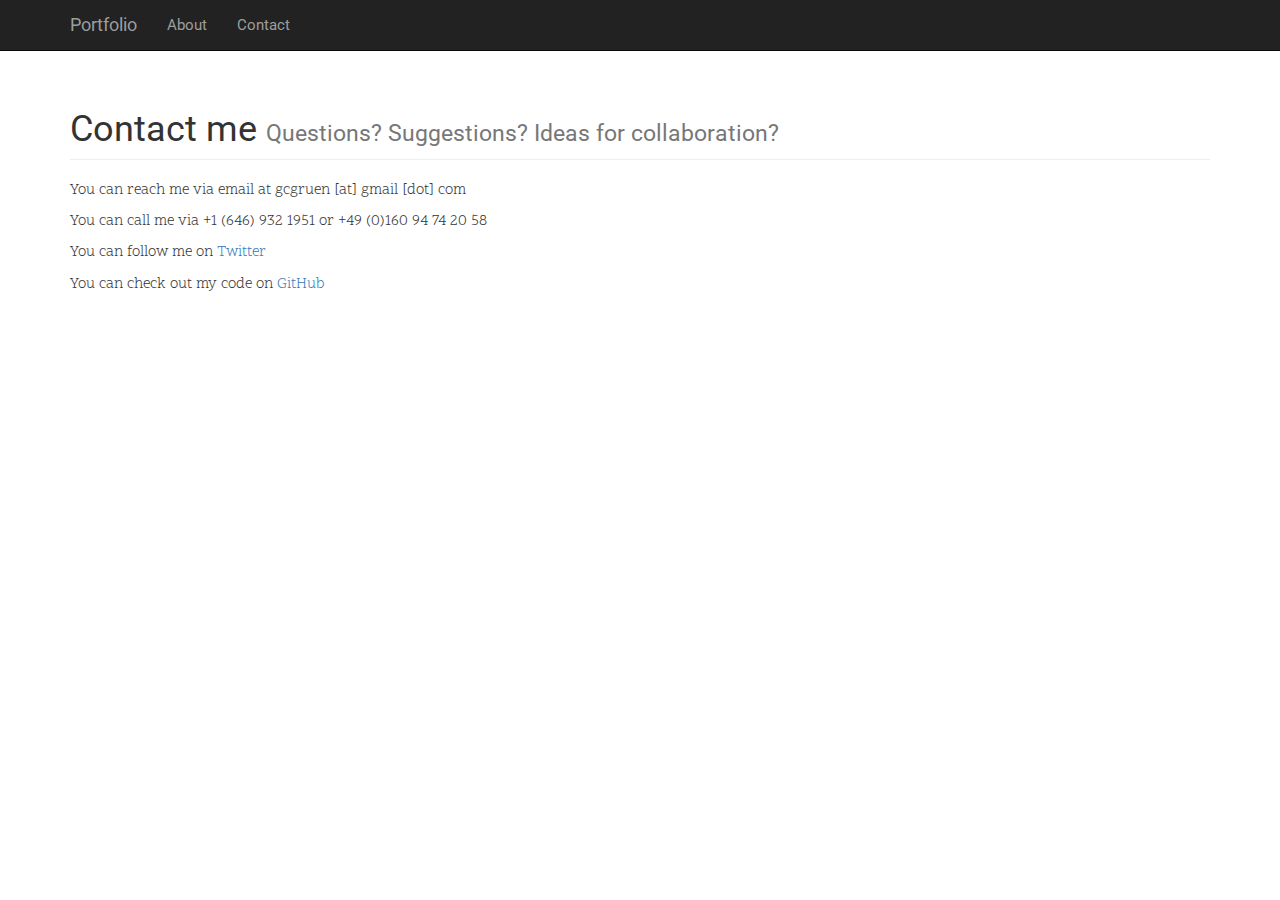
<file: meta/contact.html>
<!DOCTYPE html>
<html lang="en">

<head>

    <meta charset="utf-8">
    <meta http-equiv="X-UA-Compatible" content="IE=edge">
    <meta name="viewport" content="width=device-width, initial-scale=1">
    <meta name="description" content="">
    <meta name="author" content="">

    <title>Gianna-Carina Gruen: Data visualization portfolio</title>

    <!-- Bootstrap Core CSS -->
    <link href="../css/bootstrap.css" rel="stylesheet">

    <!-- Custom CSS -->
    <link href="../css/1-col-portfolio.css" rel="stylesheet">

    <!-- HTML5 Shim and Respond.js IE8 support of HTML5 elements and media queries -->
    <!-- default: Respond.js doesn't work if you view the page via file:// -->
    <!--[if lt IE 9]>
        <script src="https://oss.maxcdn.com/libs/html5shiv/3.7.0/html5shiv.js"></script>
        <script src="https://oss.maxcdn.com/libs/respond.js/1.4.2/respond.min.js"></script>
    <![endif]-->

    <!-- Google Fonts -->
    <link href="https://fonts.googleapis.com/css?family=Roboto:400,500,700|Scope+One&amp;subset=latin-ext" rel="stylesheet">

</head>

<body>

    <!-- Navigation -->
    <nav class="navbar navbar-inverse navbar-fixed-top" role="navigation">
        <div class="container">
            <!-- Brand and toggle get grouped for better mobile display -->
            <div class="navbar-header">
                <button type="button" class="navbar-toggle" data-toggle="collapse" data-target="#bs-example-navbar-collapse-1">
                    <span class="sr-only">Toggle navigation</span>
                    <span class="icon-bar"></span>
                    <span class="icon-bar"></span>
                    <span class="icon-bar"></span>
                </button>
                <a class="navbar-brand" href="../">Portfolio</a>
            </div>
            <!-- Collect the nav links, forms, and other content for toggling -->
            <div class="collapse navbar-collapse" id="bs-example-navbar-collapse-1">
                <ul class="nav navbar-nav">
                    <li>
                        <a href="about.html">About</a>
                    </li>
                    <li>
                        <a href="contact.html">Contact</a>
                    </li>
                </ul>
            </div>
            <!-- /.navbar-collapse -->
        </div>
        <!-- /.container -->
    </nav>

    <!-- Page Content -->
    <div class="container">

      <!-- Page Heading -->
      <div class="row">
          <div class="col-lg-12">
              <h1 class="page-header">Contact me
              <small>Questions? Suggestions? Ideas for collaboration?</small>
              </h1>
          </div>
      </div>
      <!-- /.row -->

      <p> You can reach me via email at gcgruen [at] gmail [dot] com </p>
      <p> You can call me via +1 (646) 932 1951 or +49 (0)160 94 74 20 58 </p>
      <p> You can follow me on  <a href="www.twitter.com/giannagruen">Twitter</a></p>
      <p> You can check out my code on <a href="www.github.com/gcgruen">GitHub</a></p>

    </div>

  </body>

</html>
</file>
<file: css/1-col-portfolio.css>
/*!
 * Start Bootstrap - 1 Col Portfolio (http://startbootstrap.com/)
 * Copyright 2013-2016 Start Bootstrap
 * Licensed under MIT (https://github.com/BlackrockDigital/startbootstrap/blob/gh-pages/LICENSE)
 */

body {
    padding-top: 70px; /* Required padding for .navbar-fixed-top. Remove if using .navbar-static-top. Change if height of navigation changes. */
}

footer {
    margin: 50px 0;
}
</file>
